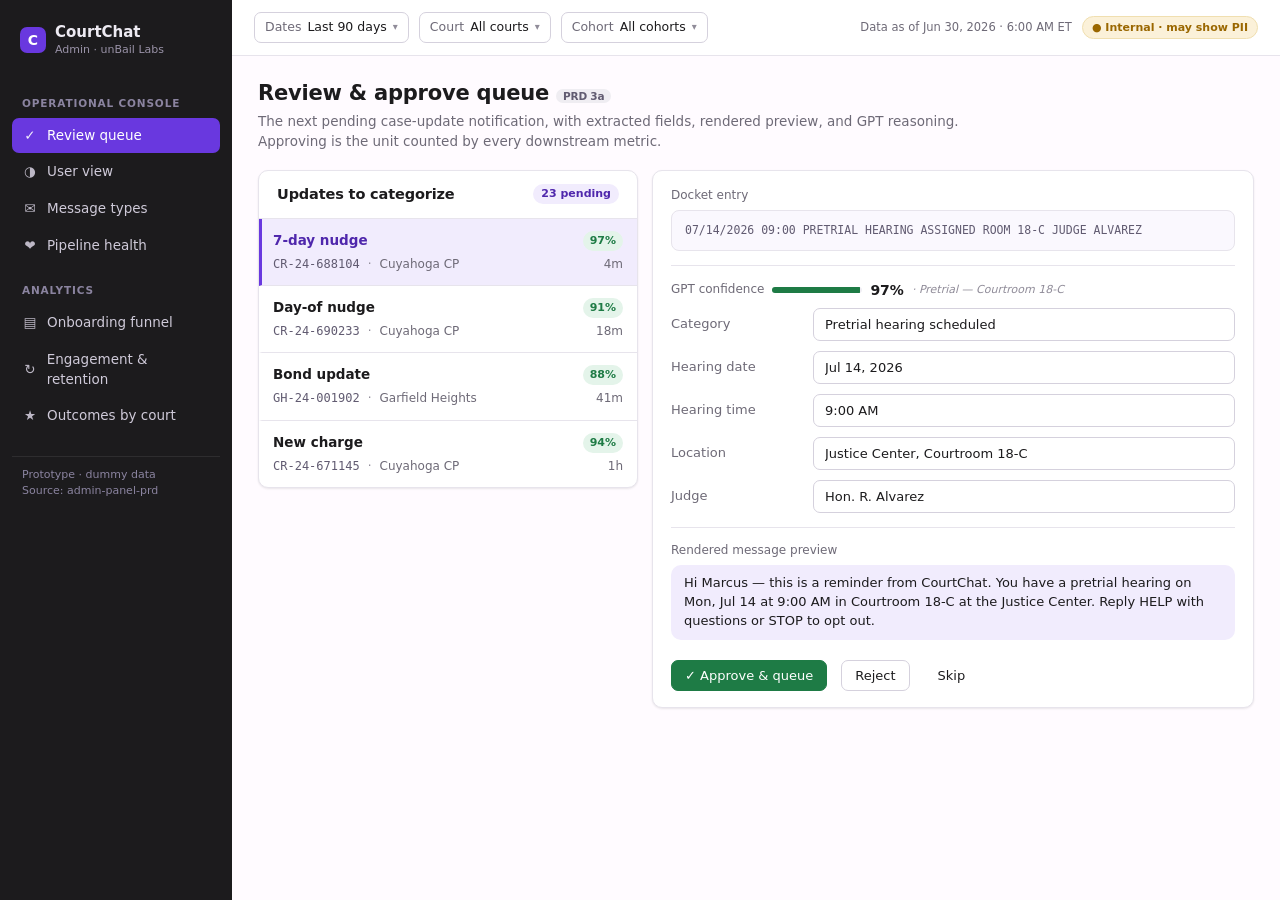
<file: index.html>
<!DOCTYPE html>
<html lang="en">
<head>
  <meta charset="UTF-8" />
  <meta http-equiv="refresh" content="0; url=./courtchat-admin/" />
  <title>courtchat_experiments</title>
</head>
<body>
  <p>Redirecting to <a href="./courtchat-admin/">CourtChat Admin prototype</a>…</p>
</body>
</html>
</file>
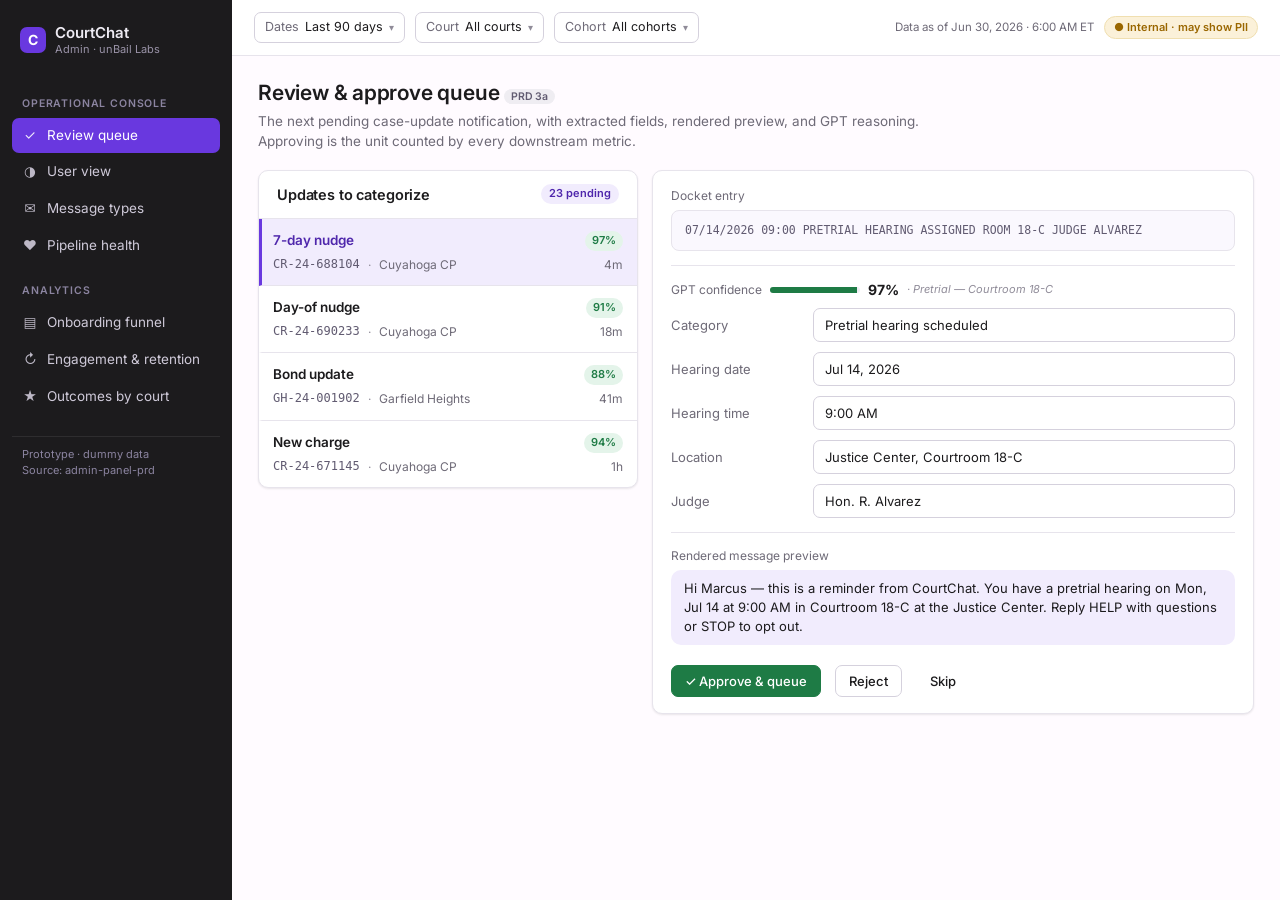
<file: courtchat-admin/index.html>
<!DOCTYPE html>
<html lang="en">
<head>
  <meta charset="UTF-8" />
  <meta name="viewport" content="width=device-width, initial-scale=1.0" />
  <title>CourtChat Admin — Prototype</title>
  <link rel="preconnect" href="https://fonts.googleapis.com" />
  <link rel="preconnect" href="https://fonts.gstatic.com" crossorigin />
  <link href="https://fonts.googleapis.com/css2?family=Inter:wght@400;500;600;700&display=swap" rel="stylesheet" />
  <link rel="stylesheet" href="styles.css" />
</head>
<body>
  <div class="app">
    <aside class="sidebar" id="sidebar"></aside>
    <div class="main">
      <header class="topbar" id="topbar"></header>
      <main class="content" id="content"></main>
    </div>
  </div>
  <script src="data.js"></script>
  <script src="app.js"></script>
</body>
</html>
</file>
<file: courtchat-admin/styles.css>
/* CourtChat Admin — brand tokens + dashboard layout. No build step. */

:root {
  /* Brand */
  --purple: #6938DF;
  --purple-dark: #4F27AC;
  --purple-tint: #F1ECFD;
  --purple-tint-2: #E4DAFB;
  --secondary: #615B71;
  --bg: #FFFBFF;
  --ink: #1C1B1D;

  /* Neutrals */
  --surface: #FFFFFF;
  --line: #E7E4EC;
  --line-strong: #D5D1DD;
  --muted: #6E6A77;
  --muted-2: #908C99;

  /* Status */
  --success: #1E7B45;
  --success-tint: #E4F4EA;
  --warning: #9A6700;
  --warning-tint: #FBF1D9;
  --danger: #B3261E;
  --danger-tint: #FBE9E7;
  --info: #2A5BD7;
  --info-tint: #E6ECFB;

  --radius: 10px;
  --radius-sm: 7px;
  --shadow: 0 1px 2px rgba(28,27,29,.06), 0 1px 3px rgba(28,27,29,.04);
  --shadow-lg: 0 8px 24px rgba(28,27,29,.10);
  --sidebar-w: 232px;
  --topbar-h: 56px;
}

* { box-sizing: border-box; }

body {
  margin: 0;
  font-family: "Neue Haas Grotesk Display", Inter, -apple-system, BlinkMacSystemFont, "Segoe UI", system-ui, sans-serif;
  color: var(--ink);
  background: var(--bg);
  font-size: 14px;
  line-height: 1.45;
  -webkit-font-smoothing: antialiased;
}

a { color: inherit; }
h1, h2, h3, h4 { margin: 0; font-weight: 600; letter-spacing: -0.01em; }

/* ---------- App frame ---------- */
.app { display: grid; grid-template-columns: var(--sidebar-w) 1fr; min-height: 100vh; }

/* Sidebar */
.sidebar {
  background: var(--ink);
  color: #EDEAF2;
  padding: 18px 12px;
  position: sticky; top: 0; height: 100vh; overflow-y: auto;
}
.brand { display: flex; align-items: center; gap: 9px; padding: 4px 8px 18px; }
.brand-mark {
  width: 26px; height: 26px; border-radius: 7px;
  background: var(--purple); color: #fff; display: grid; place-items: center;
  font-weight: 700; font-size: 14px;
}
.brand-name { font-weight: 600; font-size: 15px; }
.brand-sub { font-size: 11px; color: #9A93A8; margin-top: -2px; }

.nav-group { margin-top: 14px; }
.nav-label {
  font-size: 10.5px; text-transform: uppercase; letter-spacing: .08em;
  color: #8B84A0; padding: 6px 10px; font-weight: 600;
}
.nav-link {
  display: flex; align-items: center; gap: 9px;
  padding: 8px 10px; border-radius: var(--radius-sm); margin: 1px 0;
  color: #CFCAD9; text-decoration: none; font-size: 13.5px; cursor: pointer;
}
.nav-link:hover { background: rgba(255,255,255,.06); color: #fff; }
.nav-link.active { background: var(--purple); color: #fff; }
.nav-link .ico { width: 16px; text-align: center; opacity: .9; }
.nav-foot { margin-top: 22px; padding: 10px; font-size: 11px; color: #8B84A0; border-top: 1px solid rgba(255,255,255,.08); }

/* Top bar */
.main { min-width: 0; display: flex; flex-direction: column; }
.topbar {
  height: var(--topbar-h); border-bottom: 1px solid var(--line);
  display: flex; align-items: center; gap: 10px; padding: 0 22px;
  background: var(--surface); position: sticky; top: 0; z-index: 5;
}
.topbar .spacer { flex: 1; }
.filter {
  display: inline-flex; align-items: center; gap: 6px;
  border: 1px solid var(--line-strong); border-radius: var(--radius-sm);
  padding: 5px 10px; font-size: 12.5px; background: var(--surface); color: var(--ink);
  cursor: pointer; white-space: nowrap;
}
.filter .k { color: var(--muted); }
.filter .caret { color: var(--muted-2); font-size: 10px; }
.asof { font-size: 11.5px; color: var(--muted); }

/* Content */
.content { padding: 22px 26px 60px; max-width: 1180px; }
.page-head { margin-bottom: 18px; }
.page-head h1 { font-size: 21px; }
.page-head .desc { color: var(--muted); margin-top: 4px; font-size: 13.5px; max-width: 720px; }
.breadcrumb { font-size: 12.5px; color: var(--muted); margin-bottom: 8px; }
.breadcrumb a { color: var(--purple); text-decoration: none; cursor: pointer; }
.breadcrumb a:hover { text-decoration: underline; }
.breadcrumb .sep { margin: 0 6px; color: var(--muted-2); }

/* ---------- Primitives ---------- */
.badge {
  display: inline-flex; align-items: center; gap: 5px;
  font-size: 11px; font-weight: 600; padding: 2px 8px; border-radius: 100px;
  background: var(--purple-tint); color: var(--purple-dark);
}
.badge.gray { background: #EFEDF2; color: var(--secondary); }
.badge.success { background: var(--success-tint); color: var(--success); }
.badge.warning { background: var(--warning-tint); color: var(--warning); }
.badge.danger { background: var(--danger-tint); color: var(--danger); }
.badge.info { background: var(--info-tint); color: var(--info); }
.badge .dot { width: 6px; height: 6px; border-radius: 50%; background: currentColor; }

.pii-badge { font-size: 11px; color: var(--warning); background: var(--warning-tint); border: 1px solid #F0DFB0; padding: 3px 9px; border-radius: 100px; font-weight: 600; }

.btn {
  display: inline-flex; align-items: center; gap: 7px;
  border: 1px solid var(--line-strong); background: var(--surface); color: var(--ink);
  padding: 7px 13px; border-radius: var(--radius-sm); font-size: 13px; font-weight: 500;
  cursor: pointer; font-family: inherit;
}
.btn:hover { background: #FAF8FE; }
.btn.primary { background: var(--purple); border-color: var(--purple); color: #fff; }
.btn.primary:hover { background: var(--purple-dark); }
.btn.success { background: var(--success); border-color: var(--success); color: #fff; }
.btn.ghost { border-color: transparent; background: transparent; }
.btn.sm { padding: 4px 9px; font-size: 12px; }

.card {
  background: var(--surface); border: 1px solid var(--line); border-radius: var(--radius);
  box-shadow: var(--shadow);
}
.card-pad { padding: 16px 18px; }
.card-head {
  padding: 13px 18px; border-bottom: 1px solid var(--line);
  display: flex; align-items: center; gap: 10px;
}
.card-head h3 { font-size: 14.5px; }
.card-head .sub { font-size: 12px; color: var(--muted); }
.card-head .spacer { flex: 1; }

.grid { display: grid; gap: 14px; }
.grid.c2 { grid-template-columns: repeat(2, 1fr); }
.grid.c3 { grid-template-columns: repeat(3, 1fr); }
.grid.c4 { grid-template-columns: repeat(4, 1fr); }
.row { display: flex; gap: 14px; }
.row.wrap { flex-wrap: wrap; }
.stack { display: flex; flex-direction: column; gap: 14px; }
.mt8{margin-top:8px}.mt14{margin-top:14px}.mt20{margin-top:20px}.mb8{margin-bottom:8px}

/* Stat / KPI tile */
.kpi { padding: 15px 17px; }
.kpi .label { font-size: 12px; color: var(--muted); display:flex; align-items:center; gap:6px; }
.kpi .value { font-size: 27px; font-weight: 600; letter-spacing: -0.02em; margin-top: 5px; }
.kpi .value.drill { color: var(--purple); cursor: pointer; }
.kpi .value.drill:hover { text-decoration: underline; }
.kpi .meta { font-size: 12px; color: var(--muted); margin-top: 4px; display:flex; align-items:center; gap:6px; }
.trend.up { color: var(--success); } .trend.down { color: var(--danger); }
.target-pill { font-size: 10.5px; padding: 1px 7px; border-radius: 100px; background:#EFEDF2; color: var(--secondary); font-weight:600; }
.drillable { cursor: pointer; }
.drillable:hover { text-decoration: underline; text-decoration-color: var(--purple); text-underline-offset: 2px; }

/* Table */
table.tbl { width: 100%; border-collapse: collapse; font-size: 13px; }
.tbl th {
  text-align: left; font-size: 11px; text-transform: uppercase; letter-spacing: .05em;
  color: var(--muted); font-weight: 600; padding: 9px 14px; border-bottom: 1px solid var(--line);
  white-space: nowrap;
}
.tbl td { padding: 10px 14px; border-bottom: 1px solid var(--line); vertical-align: middle; }
.tbl tr:last-child td { border-bottom: none; }
.tbl tr.clickable { cursor: pointer; }
.tbl tr.clickable:hover td { background: #FAF8FE; }
.tbl .num { text-align: right; font-variant-numeric: tabular-nums; }
.tbl .mono { font-family: ui-monospace, SFMono-Regular, Menlo, monospace; font-size: 12px; color: var(--secondary); }
.tbl .strong { font-weight: 600; }

/* Bar chart (CSS) */
.bars { display: flex; flex-direction: column; gap: 9px; }
.bar-row { display: grid; grid-template-columns: 150px 1fr 54px; align-items: center; gap: 12px; font-size: 12.5px; }
.bar-row .blabel { color: var(--secondary); }
.bar-track { background: #F0EEF4; border-radius: 5px; height: 22px; overflow: hidden; }
.bar-fill { height: 100%; background: var(--purple); border-radius: 5px; display:flex; align-items:center; }
.bar-fill.alt { background: #B7A6EE; }
.bar-row .bval { text-align: right; font-variant-numeric: tabular-nums; color: var(--ink); font-weight: 600; }
.bar-row.clickable { cursor: pointer; }
.bar-row.clickable:hover .bar-track { outline: 2px solid var(--purple-tint-2); }

/* Funnel */
.funnel { display: flex; flex-direction: column; gap: 4px; }
.funnel-step { background: var(--purple-tint); border-radius: 7px; padding: 11px 15px; display:flex; align-items:center; gap:12px; cursor:pointer; }
.funnel-step:hover { background: var(--purple-tint-2); }
.funnel-step .fname { flex: 1; font-weight: 500; }
.funnel-step .fcount { font-size: 18px; font-weight: 600; font-variant-numeric: tabular-nums; }
.funnel-step .fdrop { font-size: 12px; color: var(--danger); width: 110px; text-align: right; }
.funnel-arrow { text-align: center; color: var(--muted-2); font-size: 11px; }

/* Spark trend (inline svg wrapper) */
.spark { width: 100%; height: 48px; display:block; }

/* Message timeline */
.timeline { display: flex; flex-direction: column; gap: 0; }
.tl-item { display: grid; grid-template-columns: 92px 1fr; gap: 14px; padding: 12px 0; border-bottom: 1px solid var(--line); }
.tl-time { font-size: 11.5px; color: var(--muted); padding-top: 3px; }
.tl-bubble { border-radius: 10px; padding: 9px 13px; font-size: 13px; max-width: 560px; }
.tl-out { background: var(--purple-tint); }
.tl-in { background: #F0EEF2; justify-self: end; }
.tl-meta { font-size: 11px; color: var(--muted); margin-top: 5px; display:flex; align-items:center; gap:8px; }

/* Misc */
.kv { display: grid; grid-template-columns: 130px 1fr; gap: 6px 12px; font-size: 13px; }
.kv .k { color: var(--muted); }
.divider { height:1px; background: var(--line); margin: 14px 0; }
.confidence { display:flex; align-items:center; gap:8px; }
.conf-track { width: 90px; height: 6px; background:#F0EEF4; border-radius:4px; overflow:hidden; }
.conf-fill { height:100%; background: var(--success); }
.conf-fill.low { background: var(--warning); }
.code-block { background:#FAF8FE; border:1px solid var(--line); border-radius:8px; padding:11px 13px; font-family: ui-monospace, Menlo, monospace; font-size:11.5px; color:var(--secondary); white-space:pre-wrap; overflow-x:auto; }
.section-note { font-size:12px; color:var(--muted); background:#FAF8FE; border:1px dashed var(--line-strong); border-radius:8px; padding:9px 12px; }
.proto-flag { font-size:11px; color:var(--muted-2); font-style:italic; }
.list-reset { list-style:none; padding:0; margin:0; }

/* ---------- Review — master/detail split (3a) ---------- */
.review-split { display: grid; grid-template-columns: 380px 1fr; gap: 14px; align-items: start; }

/* Left: selectable queue of updates to categorize */
.queue-card { overflow: hidden; }
.queue-list { display: flex; flex-direction: column; }
.queue-item {
  padding: 12px 14px 12px 11px; border-left: 3px solid transparent;
  border-bottom: 1px solid var(--line); cursor: pointer;
}
.queue-item:last-child { border-bottom: none; }
.queue-item:hover { background: #FAF8FE; }
.queue-item.selected { background: var(--purple-tint); border-left-color: var(--purple); }
.qi-top { display: flex; align-items: center; gap: 8px; margin-bottom: 5px; }
.qi-cat { font-weight: 600; font-size: 13.5px; }
.queue-item.selected .qi-cat { color: var(--purple-dark); }
.conf-pill { margin-left: auto; font-size: 11px; font-weight: 600; padding: 2px 7px; border-radius: 100px; }
.conf-pill.ok { background: var(--success-tint); color: var(--success); }
.conf-pill.warn { background: var(--warning-tint); color: var(--warning); }
.qi-meta { display: flex; align-items: center; gap: 8px; font-size: 12px; color: var(--muted); }
.qi-meta .mono { font-family: ui-monospace, SFMono-Regular, Menlo, monospace; font-size: 12px; color: var(--secondary); }
.qi-meta .spacer { flex: 1; }
.qi-dot { color: var(--muted-2); }

/* Right: categorization form (label + editable input rows) */
.field-grid { display: flex; flex-direction: column; gap: 10px; }
.field-row { display: grid; grid-template-columns: 130px 1fr; align-items: center; gap: 12px; }
.field-label { font-size: 13px; color: var(--muted); }
.input {
  width: 100%; font-family: inherit; font-size: 13px; color: var(--ink);
  background: var(--surface); border: 1px solid var(--line-strong);
  border-radius: var(--radius-sm); padding: 8px 11px;
}
.input:focus { outline: none; border-color: var(--purple); box-shadow: 0 0 0 3px var(--purple-tint); }
</file>
